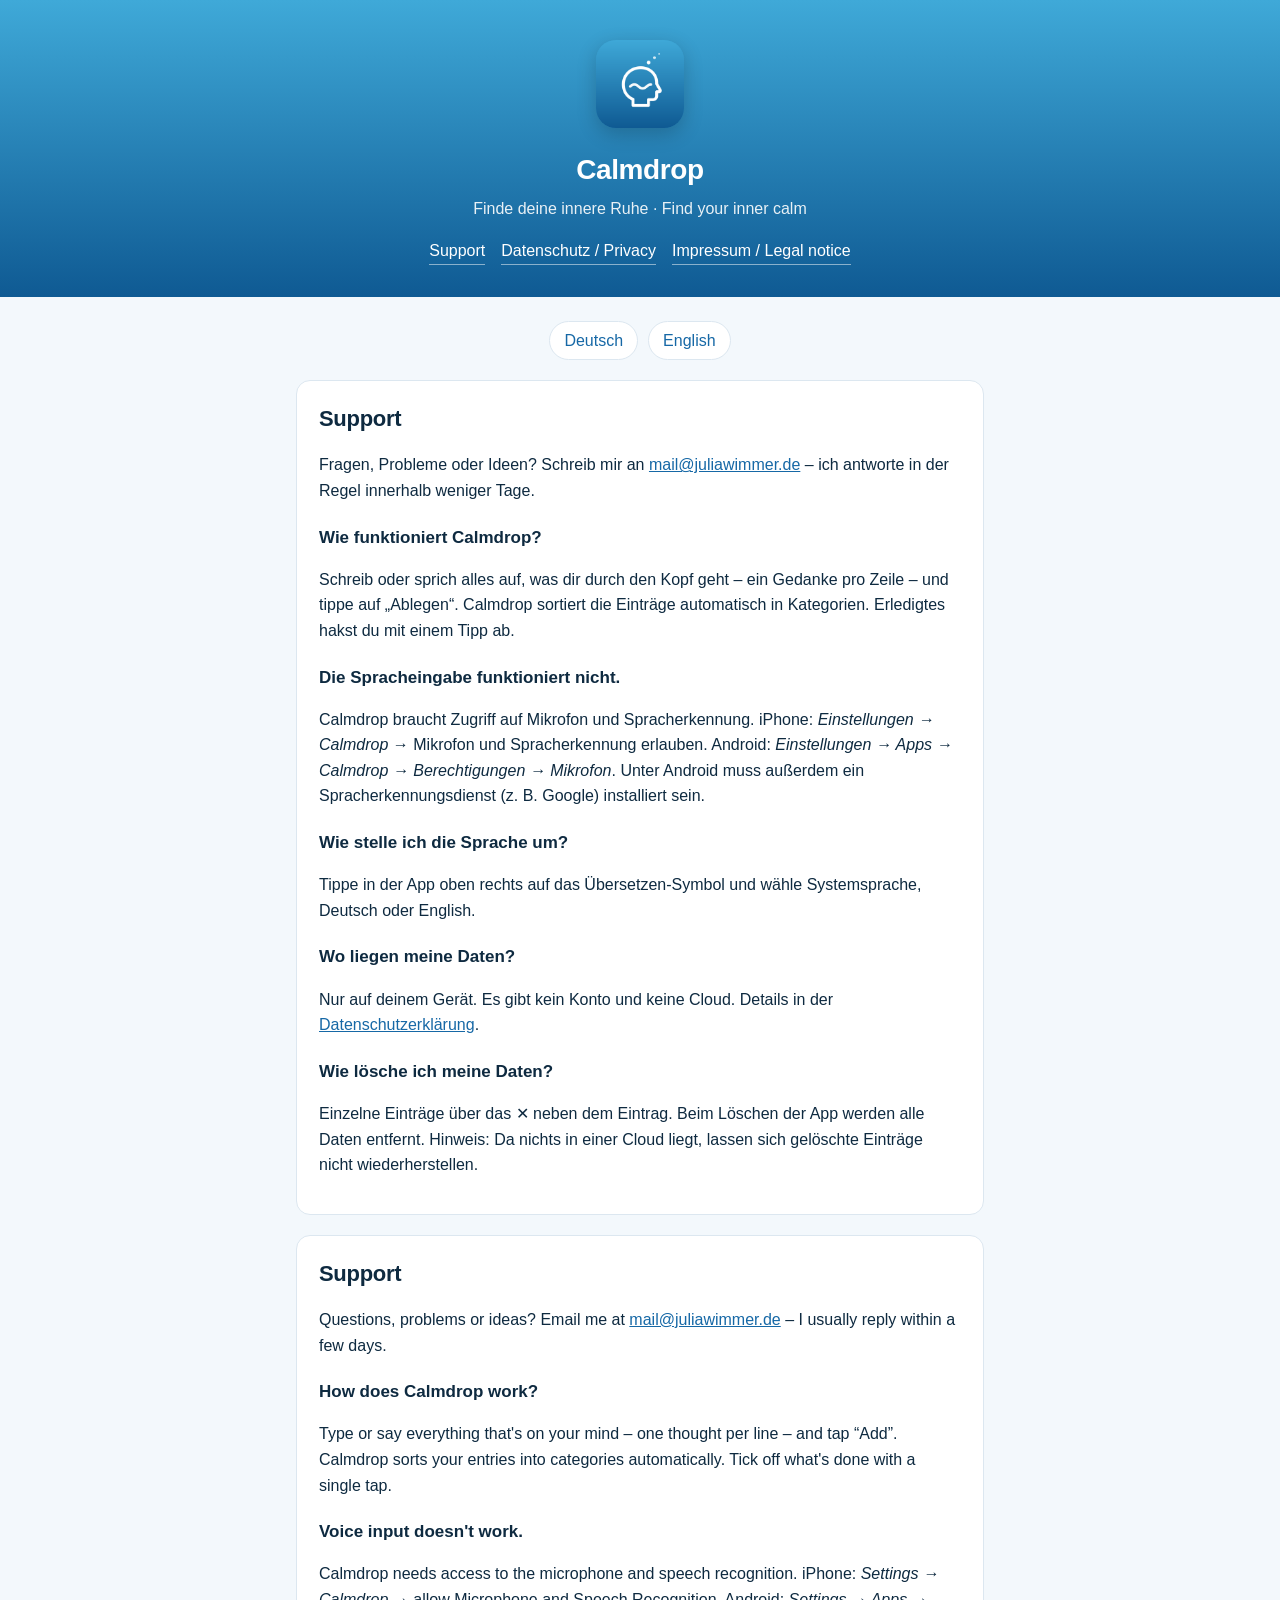
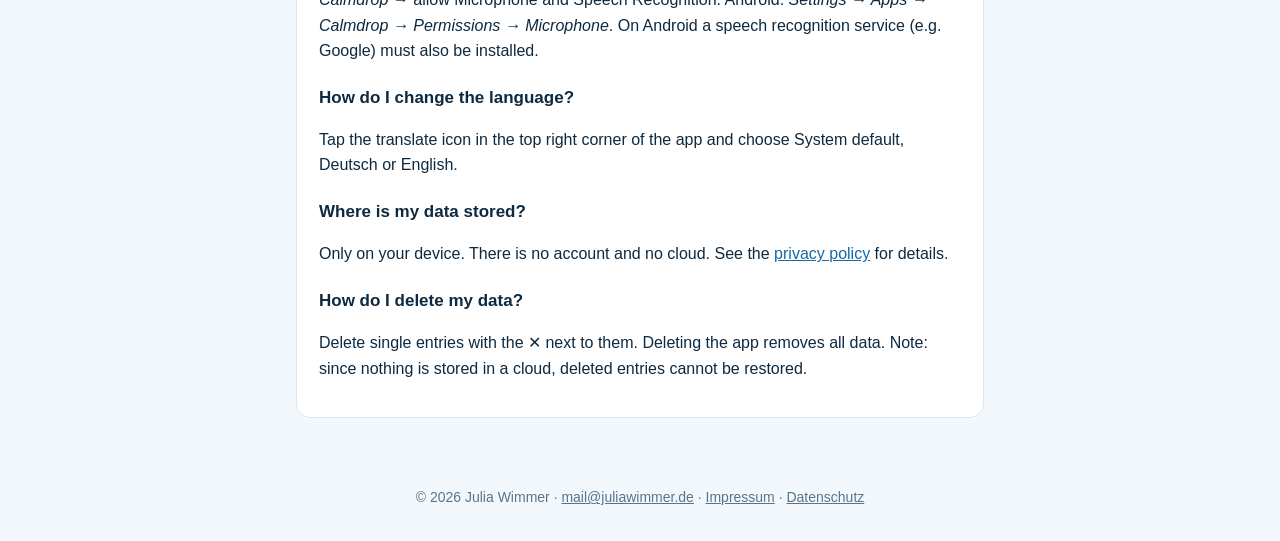
<file: docs/index.html>
<!DOCTYPE html>
<html lang="de">
<head>
<meta charset="utf-8">
<meta name="viewport" content="width=device-width,initial-scale=1">
<title>Calmdrop – Support</title>
<link rel="icon" href="icon.png">
<link rel="stylesheet" href="style.css">
</head>
<body>
<header>
  <img src="icon.png" alt="Calmdrop App-Icon">
  <h1>Calmdrop</h1>
  <p>Finde deine innere Ruhe · Find your inner calm</p>
  <nav><a href="index.html">Support</a><a href="privacy.html">Datenschutz / Privacy</a><a href="impressum.html">Impressum / Legal notice</a></nav>
</header>
<main>
<div class="lang"><a href="#de">Deutsch</a><a href="#en">English</a></div>
<section id="de">
<h2>Support</h2>
<p>Fragen, Probleme oder Ideen? Schreib mir an <a href="mailto:mail@juliawimmer.de?subject=Calmdrop%20Support">mail@juliawimmer.de</a> – ich antworte in der Regel innerhalb weniger Tage.</p>
<h3>Wie funktioniert Calmdrop?</h3>
<p>Schreib oder sprich alles auf, was dir durch den Kopf geht – ein Gedanke pro Zeile – und tippe auf „Ablegen“. Calmdrop sortiert die Einträge automatisch in Kategorien. Erledigtes hakst du mit einem Tipp ab.</p>
<h3>Die Spracheingabe funktioniert nicht.</h3>
<p>Calmdrop braucht Zugriff auf Mikrofon und Spracherkennung. iPhone: <em>Einstellungen → Calmdrop</em> → Mikrofon und Spracherkennung erlauben. Android: <em>Einstellungen → Apps → Calmdrop → Berechtigungen → Mikrofon</em>. Unter Android muss außerdem ein Spracherkennungsdienst (z. B. Google) installiert sein.</p>
<h3>Wie stelle ich die Sprache um?</h3>
<p>Tippe in der App oben rechts auf das Übersetzen-Symbol und wähle Systemsprache, Deutsch oder English.</p>
<h3>Wo liegen meine Daten?</h3>
<p>Nur auf deinem Gerät. Es gibt kein Konto und keine Cloud. Details in der <a href="privacy.html">Datenschutzerklärung</a>.</p>
<h3>Wie lösche ich meine Daten?</h3>
<p>Einzelne Einträge über das ✕ neben dem Eintrag. Beim Löschen der App werden alle Daten entfernt. Hinweis: Da nichts in einer Cloud liegt, lassen sich gelöschte Einträge nicht wiederherstellen.</p>
</section>
<section id="en">
<h2>Support</h2>
<p>Questions, problems or ideas? Email me at <a href="mailto:mail@juliawimmer.de?subject=Calmdrop%20Support">mail@juliawimmer.de</a> – I usually reply within a few days.</p>
<h3>How does Calmdrop work?</h3>
<p>Type or say everything that's on your mind – one thought per line – and tap “Add”. Calmdrop sorts your entries into categories automatically. Tick off what's done with a single tap.</p>
<h3>Voice input doesn't work.</h3>
<p>Calmdrop needs access to the microphone and speech recognition. iPhone: <em>Settings → Calmdrop</em> → allow Microphone and Speech Recognition. Android: <em>Settings → Apps → Calmdrop → Permissions → Microphone</em>. On Android a speech recognition service (e.g. Google) must also be installed.</p>
<h3>How do I change the language?</h3>
<p>Tap the translate icon in the top right corner of the app and choose System default, Deutsch or English.</p>
<h3>Where is my data stored?</h3>
<p>Only on your device. There is no account and no cloud. See the <a href="privacy.html">privacy policy</a> for details.</p>
<h3>How do I delete my data?</h3>
<p>Delete single entries with the ✕ next to them. Deleting the app removes all data. Note: since nothing is stored in a cloud, deleted entries cannot be restored.</p>
</section>
</main>
<footer>© 2026 Julia Wimmer · <a href="mailto:mail@juliawimmer.de">mail@juliawimmer.de</a> · <a href="impressum.html">Impressum</a> · <a href="privacy.html">Datenschutz</a></footer>
</body>
</html>
</file>
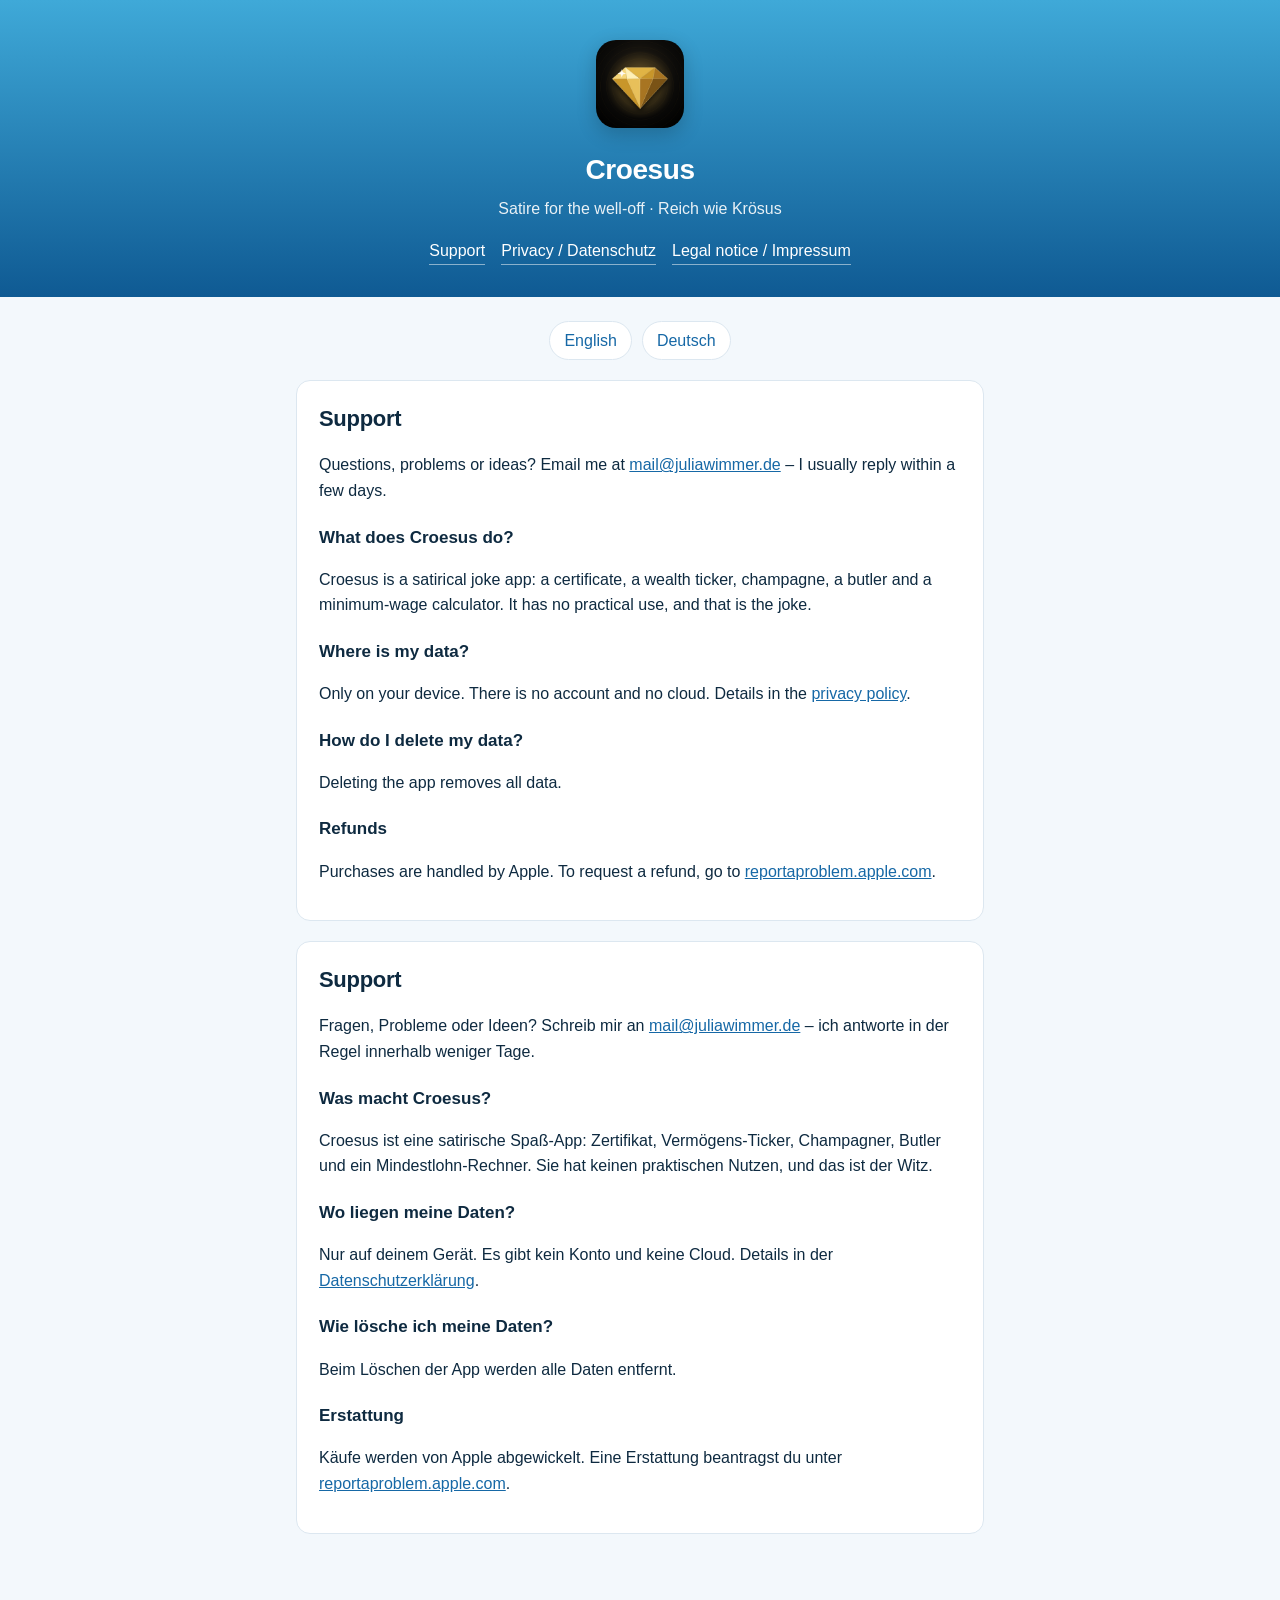
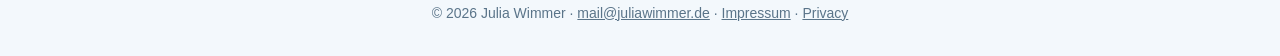
<file: docs/croesus/index.html>
<!DOCTYPE html>
<html lang="en">
<head>
<meta charset="utf-8">
<meta name="viewport" content="width=device-width,initial-scale=1">
<title>Croesus – Support</title>
<link rel="icon" href="icon.png">
<link rel="stylesheet" href="../style.css">
</head>
<body>
<header>
  <img src="icon.png" alt="Croesus app icon">
  <h1>Croesus</h1>
  <p>Satire for the well-off · Reich wie Krösus</p>
  <nav><a href="index.html">Support</a><a href="privacy.html">Privacy / Datenschutz</a><a href="impressum.html">Legal notice / Impressum</a></nav>
</header>
<main>
<div class="lang"><a href="#en">English</a><a href="#de">Deutsch</a></div>
<section id="en">
<h2>Support</h2>
<p>Questions, problems or ideas? Email me at <a href="mailto:mail@juliawimmer.de?subject=Croesus%20Support">mail@juliawimmer.de</a> – I usually reply within a few days.</p>
<h3>What does Croesus do?</h3>
<p>Croesus is a satirical joke app: a certificate, a wealth ticker, champagne, a butler and a minimum-wage calculator. It has no practical use, and that is the joke.</p>
<h3>Where is my data?</h3>
<p>Only on your device. There is no account and no cloud. Details in the <a href="privacy.html">privacy policy</a>.</p>
<h3>How do I delete my data?</h3>
<p>Deleting the app removes all data.</p>
<h3>Refunds</h3>
<p>Purchases are handled by Apple. To request a refund, go to <a href="https://reportaproblem.apple.com">reportaproblem.apple.com</a>.</p>
</section>
<section id="de">
<h2>Support</h2>
<p>Fragen, Probleme oder Ideen? Schreib mir an <a href="mailto:mail@juliawimmer.de?subject=Croesus%20Support">mail@juliawimmer.de</a> – ich antworte in der Regel innerhalb weniger Tage.</p>
<h3>Was macht Croesus?</h3>
<p>Croesus ist eine satirische Spaß-App: Zertifikat, Vermögens-Ticker, Champagner, Butler und ein Mindestlohn-Rechner. Sie hat keinen praktischen Nutzen, und das ist der Witz.</p>
<h3>Wo liegen meine Daten?</h3>
<p>Nur auf deinem Gerät. Es gibt kein Konto und keine Cloud. Details in der <a href="privacy.html">Datenschutzerklärung</a>.</p>
<h3>Wie lösche ich meine Daten?</h3>
<p>Beim Löschen der App werden alle Daten entfernt.</p>
<h3>Erstattung</h3>
<p>Käufe werden von Apple abgewickelt. Eine Erstattung beantragst du unter <a href="https://reportaproblem.apple.com">reportaproblem.apple.com</a>.</p>
</section>
</main>
<footer>© 2026 Julia Wimmer · <a href="mailto:mail@juliawimmer.de">mail@juliawimmer.de</a> · <a href="impressum.html">Impressum</a> · <a href="privacy.html">Privacy</a></footer>
</body>
</html>
</file>
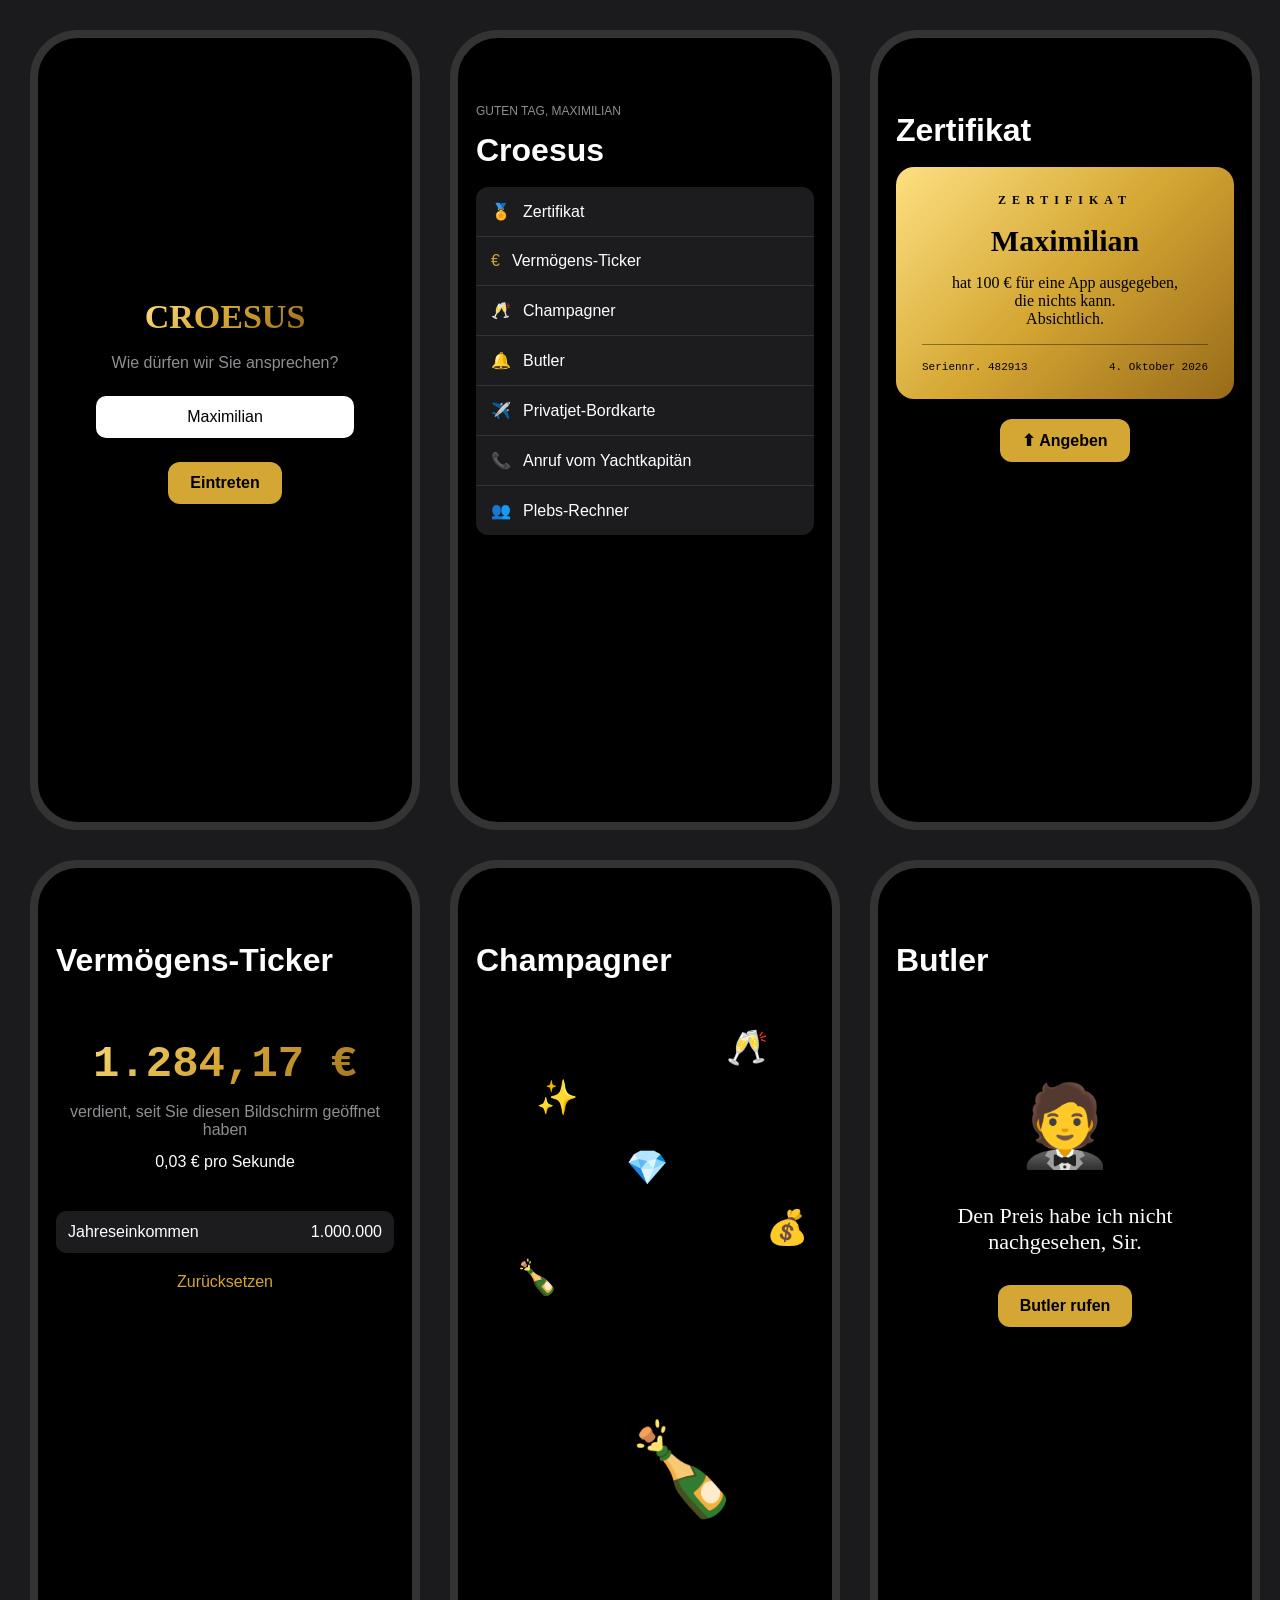
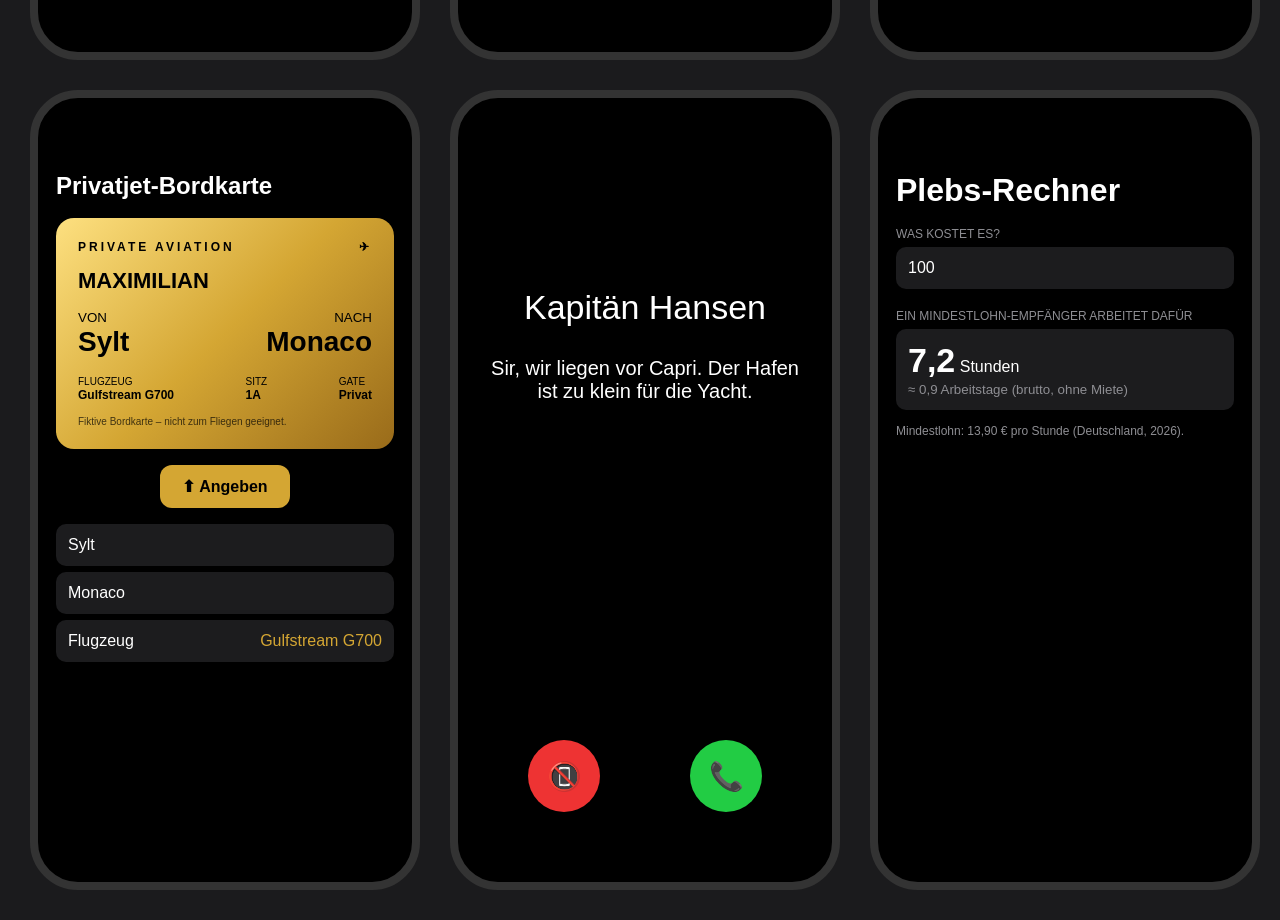
<file: Plutokrat/mockups/index.html>
<!doctype html><meta charset=utf-8><style>
*{box-sizing:border-box;margin:0}body{background:#1b1b1d;font-family:-apple-system,Helvetica,Arial,sans-serif;color:#fff;padding:30px;display:flex;flex-wrap:wrap;gap:30px;width:1300px}
.phone{width:390px;height:800px;background:#000;border-radius:48px;border:8px solid #333;overflow:hidden;position:relative;padding:60px 18px 18px}
.phone:before{content:"";position:absolute;top:10px;left:50%;margin-left:-55px;width:110px;height:28px;background:#000;border-radius:20px;z-index:2}
h1{font-size:32px;font-weight:700;margin:14px 0 18px}.g{background:linear-gradient(135deg,#fde080,#d4a633,#996b1a);color:#000}
.gt{background:linear-gradient(135deg,#fde080,#d4a633,#996b1a);-webkit-background-clip:text;color:transparent}
.card{border-radius:18px;padding:26px;text-align:center}.serif{font-family:Georgia,serif}.c{text-align:center}
.list div{background:#1c1c1e;padding:15px;border-bottom:1px solid #333;color:#fff}.list div:first-child{border-radius:12px 12px 0 0}.list div:last-child{border-radius:0 0 12px 12px;border:0}
.list span{color:#d4a633;margin-right:12px}.btn{background:#d4a633;color:#000;border-radius:12px;padding:12px 22px;display:inline-block;font-weight:600}
.cap{font-size:12px;color:#8e8e93;text-transform:uppercase;margin:6px 0}.in{background:#1c1c1e;border-radius:10px;padding:12px;margin:6px 0}
.big{font-size:80px}.mono{font-family:Menlo,monospace}.row{display:flex;justify-content:space-between}
</style>
<div class=phone><h1 class=c style="margin-top:200px;font:900 34px Georgia" ><span class=gt>CROESUS</span></h1><p class=c style="color:#8e8e93">Wie dürfen wir Sie ansprechen?</p><div class=in style="margin:24px 40px;text-align:center;background:#fff;color:#000">Maximilian</div><p class=c><span class=btn>Eintreten</span></p></div>
<div class=phone><div class=cap>Guten Tag, Maximilian</div><h1>Croesus</h1><div class=list><div><span>🏅</span>Zertifikat</div><div><span>€</span>Vermögens-Ticker</div><div><span>🥂</span>Champagner</div><div><span>🔔</span>Butler</div><div><span>✈️</span>Privatjet-Bordkarte</div><div><span>📞</span>Anruf vom Yachtkapitän</div><div><span>👥</span>Plebs-Rechner</div></div></div>
<div class=phone><h1>Zertifikat</h1><div class="card g serif"><div style="letter-spacing:6px;font-size:12px;font-weight:600">ZERTIFIKAT</div><div style="font-size:30px;font-weight:700;margin:16px 0">Maximilian</div><div>hat 100 € für eine App ausgegeben,<br>die nichts kann.<br>Absichtlich.</div><hr style="border:0;border-top:1px solid #0006;margin:16px 0"><div class="row mono" style="font-size:11px"><span>Seriennr. 482913</span><span>4. Oktober 2026</span></div></div><p class=c style="margin-top:20px"><span class=btn>⬆ Angeben</span></p></div>
<div class=phone><h1>Vermögens-Ticker</h1><div class=c style="margin-top:60px"><div class="mono gt" style="font-size:44px;font-weight:700">1.284,17 €</div><p style="color:#8e8e93;margin:14px 0">verdient, seit Sie diesen Bildschirm geöffnet haben</p><p>0,03 € pro Sekunde</p></div><div class="in row" style="margin-top:40px"><span>Jahreseinkommen</span><span>1.000.000</span></div><p class=c style="margin-top:20px;color:#d4a633">Zurücksetzen</p></div>
<div class=phone><h1>Champagner</h1><div class=c style="position:relative;height:600px"><span style="position:absolute;left:60px;top:80px;font-size:34px">✨</span><span style="position:absolute;left:250px;top:30px;font-size:34px">🥂</span><span style="position:absolute;left:150px;top:150px;font-size:34px">💎</span><span style="position:absolute;left:290px;top:210px;font-size:34px">💰</span><span style="position:absolute;left:40px;top:260px;font-size:34px">🍾</span><span style="position:absolute;left:150px;top:420px;font-size:90px">🍾</span></div></div>
<div class=phone><h1>Butler</h1><div class=c style="margin-top:100px"><div class=big>🤵</div><p class=serif style="font-size:22px;margin:30px 10px">Den Preis habe ich nicht nachgesehen, Sir.</p><span class=btn>Butler rufen</span></div></div>
<div class=phone><h1 style="font-size:24px">Privatjet-Bordkarte</h1><div class="card g" style="text-align:left;padding:22px"><div class=row style="font-size:12px;font-weight:700;letter-spacing:3px"><span>PRIVATE AVIATION</span><span>✈</span></div><div style="font-size:22px;font-weight:700;margin:14px 0">MAXIMILIAN</div><div class=row><div><small>VON</small><div style="font-size:28px;font-weight:800">Sylt</div></div><div style="text-align:right"><small>NACH</small><div style="font-size:28px;font-weight:800">Monaco</div></div></div><div class=row style="margin-top:16px;font-size:12px"><div><small>FLUGZEUG</small><br><b>Gulfstream G700</b></div><div><small>SITZ</small><br><b>1A</b></div><div><small>GATE</small><br><b>Privat</b></div></div><div style="font-size:10px;margin-top:14px;opacity:.7">Fiktive Bordkarte – nicht zum Fliegen geeignet.</div></div><p class=c style="margin:16px"><span class=btn>⬆ Angeben</span></p><div class=in>Sylt</div><div class=in>Monaco</div><div class="in row"><span>Flugzeug</span><span style="color:#d4a633">Gulfstream G700</span></div></div>
<div class=phone style="background:#000"><div class=c style="margin-top:130px"><div style="font-size:34px">Kapitän Hansen</div><p style="margin:30px 10px;font-size:20px">Sir, wir liegen vor Capri. Der Hafen ist zu klein für die Yacht.</p></div><div class=row style="position:absolute;bottom:70px;left:70px;right:70px"><span style="width:72px;height:72px;background:#e33;border-radius:50%;display:flex;align-items:center;justify-content:center;font-size:28px">📵</span><span style="width:72px;height:72px;background:#2c4;border-radius:50%;display:flex;align-items:center;justify-content:center;font-size:28px">📞</span></div></div>
<div class=phone><h1>Plebs-Rechner</h1><div class=cap>Was kostet es?</div><div class=in>100</div><div class=cap style="margin-top:20px">Ein Mindestlohn-Empfänger arbeitet dafür</div><div class=in><b style="font-size:34px">7,2</b> Stunden<br><small style="color:#8e8e93">≈ 0,9 Arbeitstage (brutto, ohne Miete)</small></div><p style="font-size:12px;margin-top:14px;color:#8e8e93">Mindestlohn: 13,90 € pro Stunde (Deutschland, 2026).</p></div>
</file>
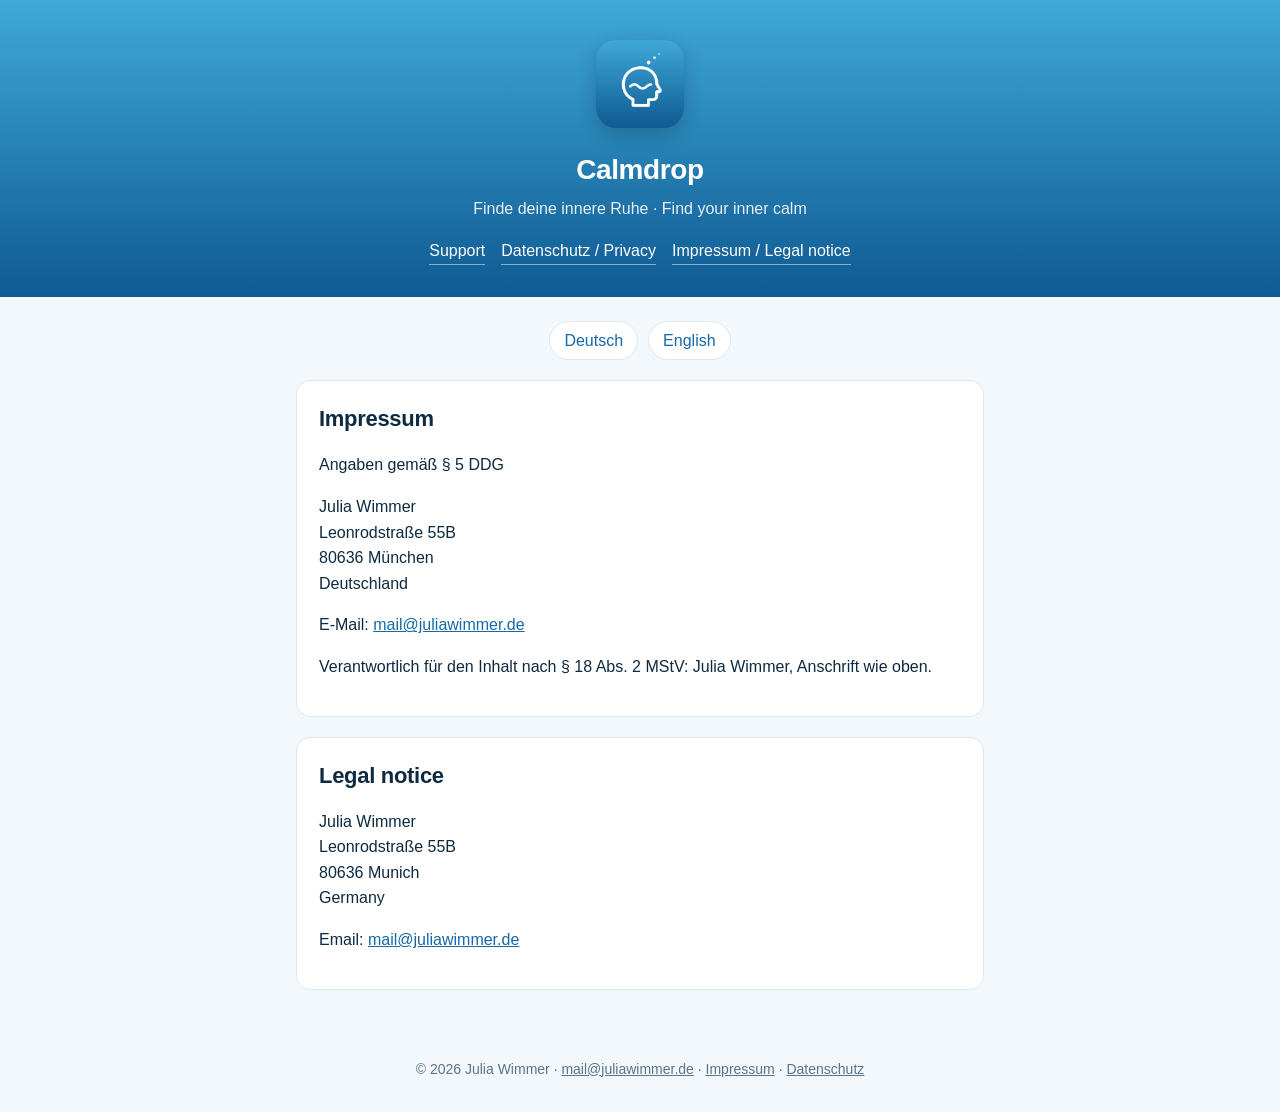
<file: docs/impressum.html>
<!DOCTYPE html>
<html lang="de">
<head>
<meta charset="utf-8">
<meta name="viewport" content="width=device-width,initial-scale=1">
<title>Calmdrop – Impressum</title>
<link rel="icon" href="icon.png">
<link rel="stylesheet" href="style.css">
</head>
<body>
<header>
  <img src="icon.png" alt="Calmdrop App-Icon">
  <h1>Calmdrop</h1>
  <p>Finde deine innere Ruhe · Find your inner calm</p>
  <nav><a href="index.html">Support</a><a href="privacy.html">Datenschutz / Privacy</a><a href="impressum.html">Impressum / Legal notice</a></nav>
</header>
<main>
<div class="lang"><a href="#de">Deutsch</a><a href="#en">English</a></div>
<section id="de">
<h2>Impressum</h2>
<p>Angaben gemäß § 5 DDG</p>
<p>Julia Wimmer<br>Leonrodstraße 55B<br>80636 München<br>Deutschland</p>
<p>E-Mail: <a href="mailto:mail@juliawimmer.de">mail@juliawimmer.de</a></p>
<p>Verantwortlich für den Inhalt nach § 18 Abs. 2 MStV: Julia Wimmer, Anschrift wie oben.</p>
</section>
<section id="en">
<h2>Legal notice</h2>
<p>Julia Wimmer<br>Leonrodstraße 55B<br>80636 Munich<br>Germany</p>
<p>Email: <a href="mailto:mail@juliawimmer.de">mail@juliawimmer.de</a></p>
</section>
</main>
<footer>© 2026 Julia Wimmer · <a href="mailto:mail@juliawimmer.de">mail@juliawimmer.de</a> · <a href="impressum.html">Impressum</a> · <a href="privacy.html">Datenschutz</a></footer>
</body>
</html>
</file>
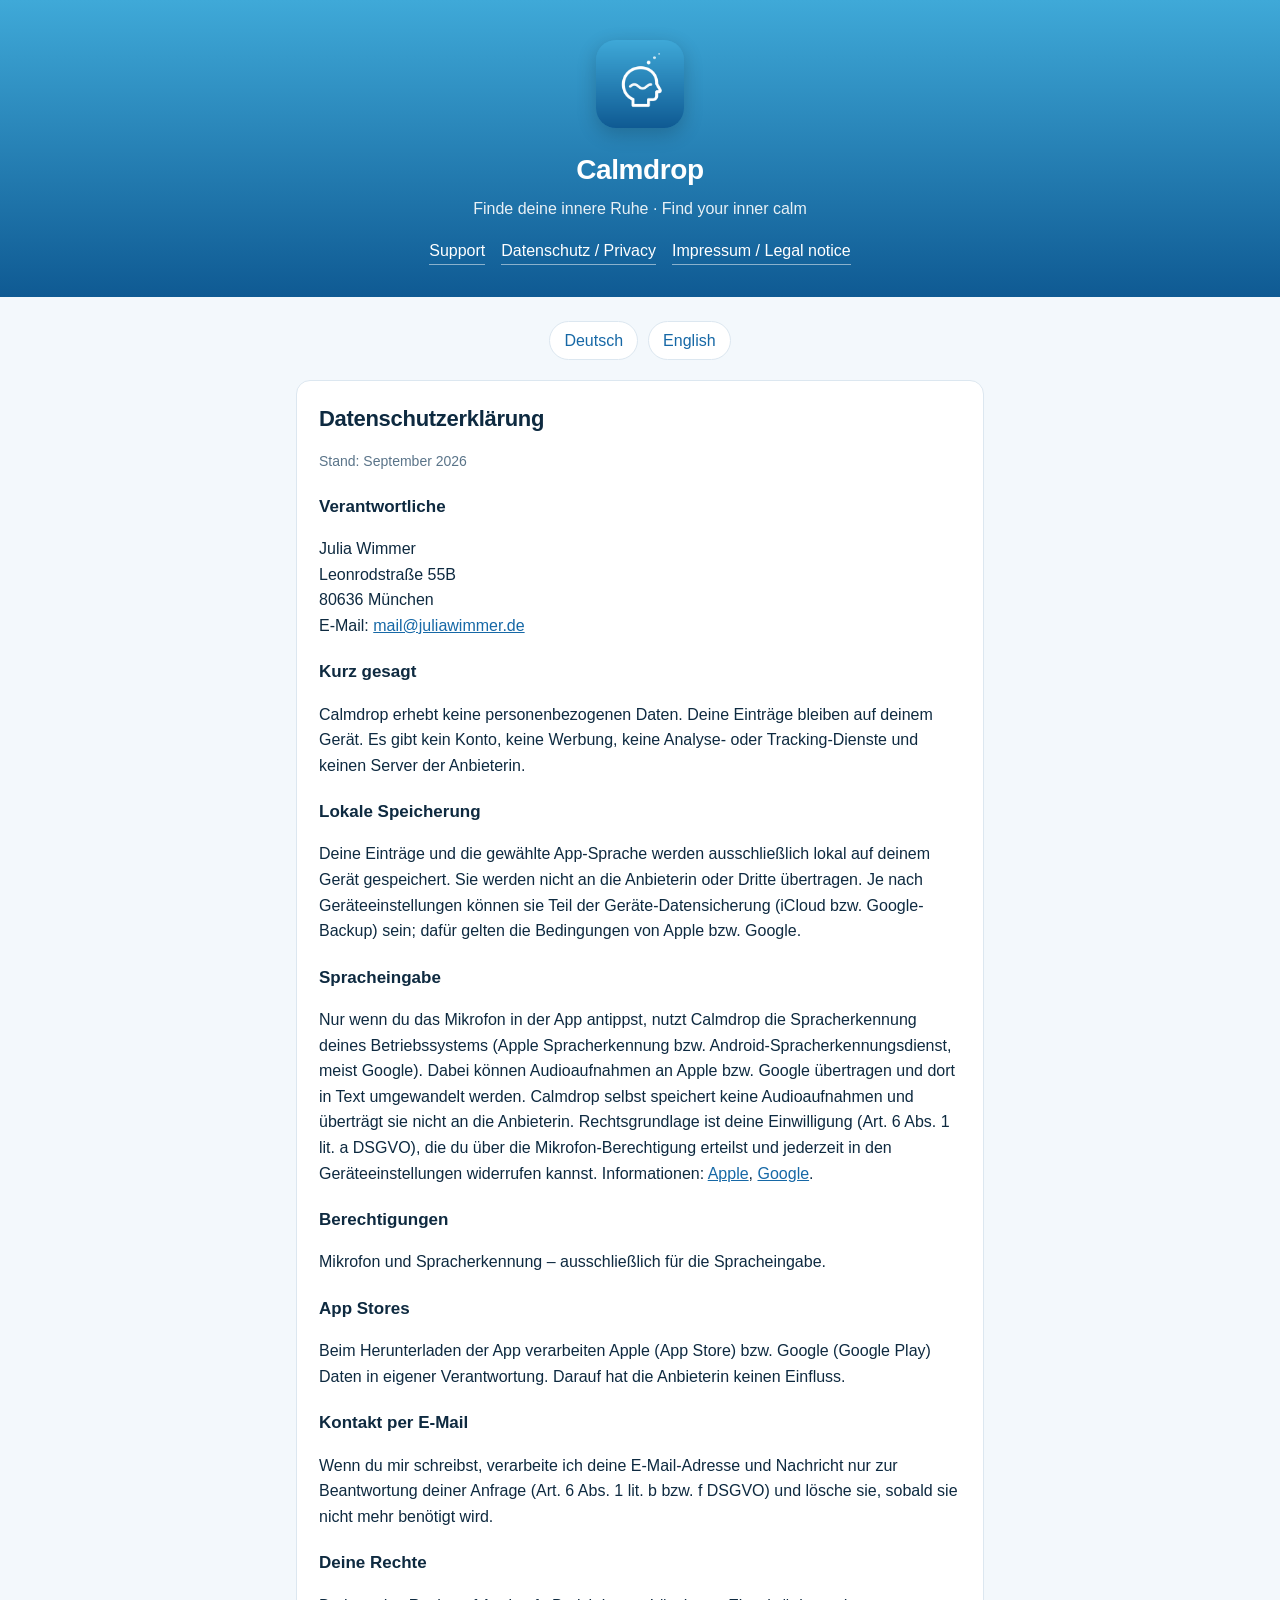
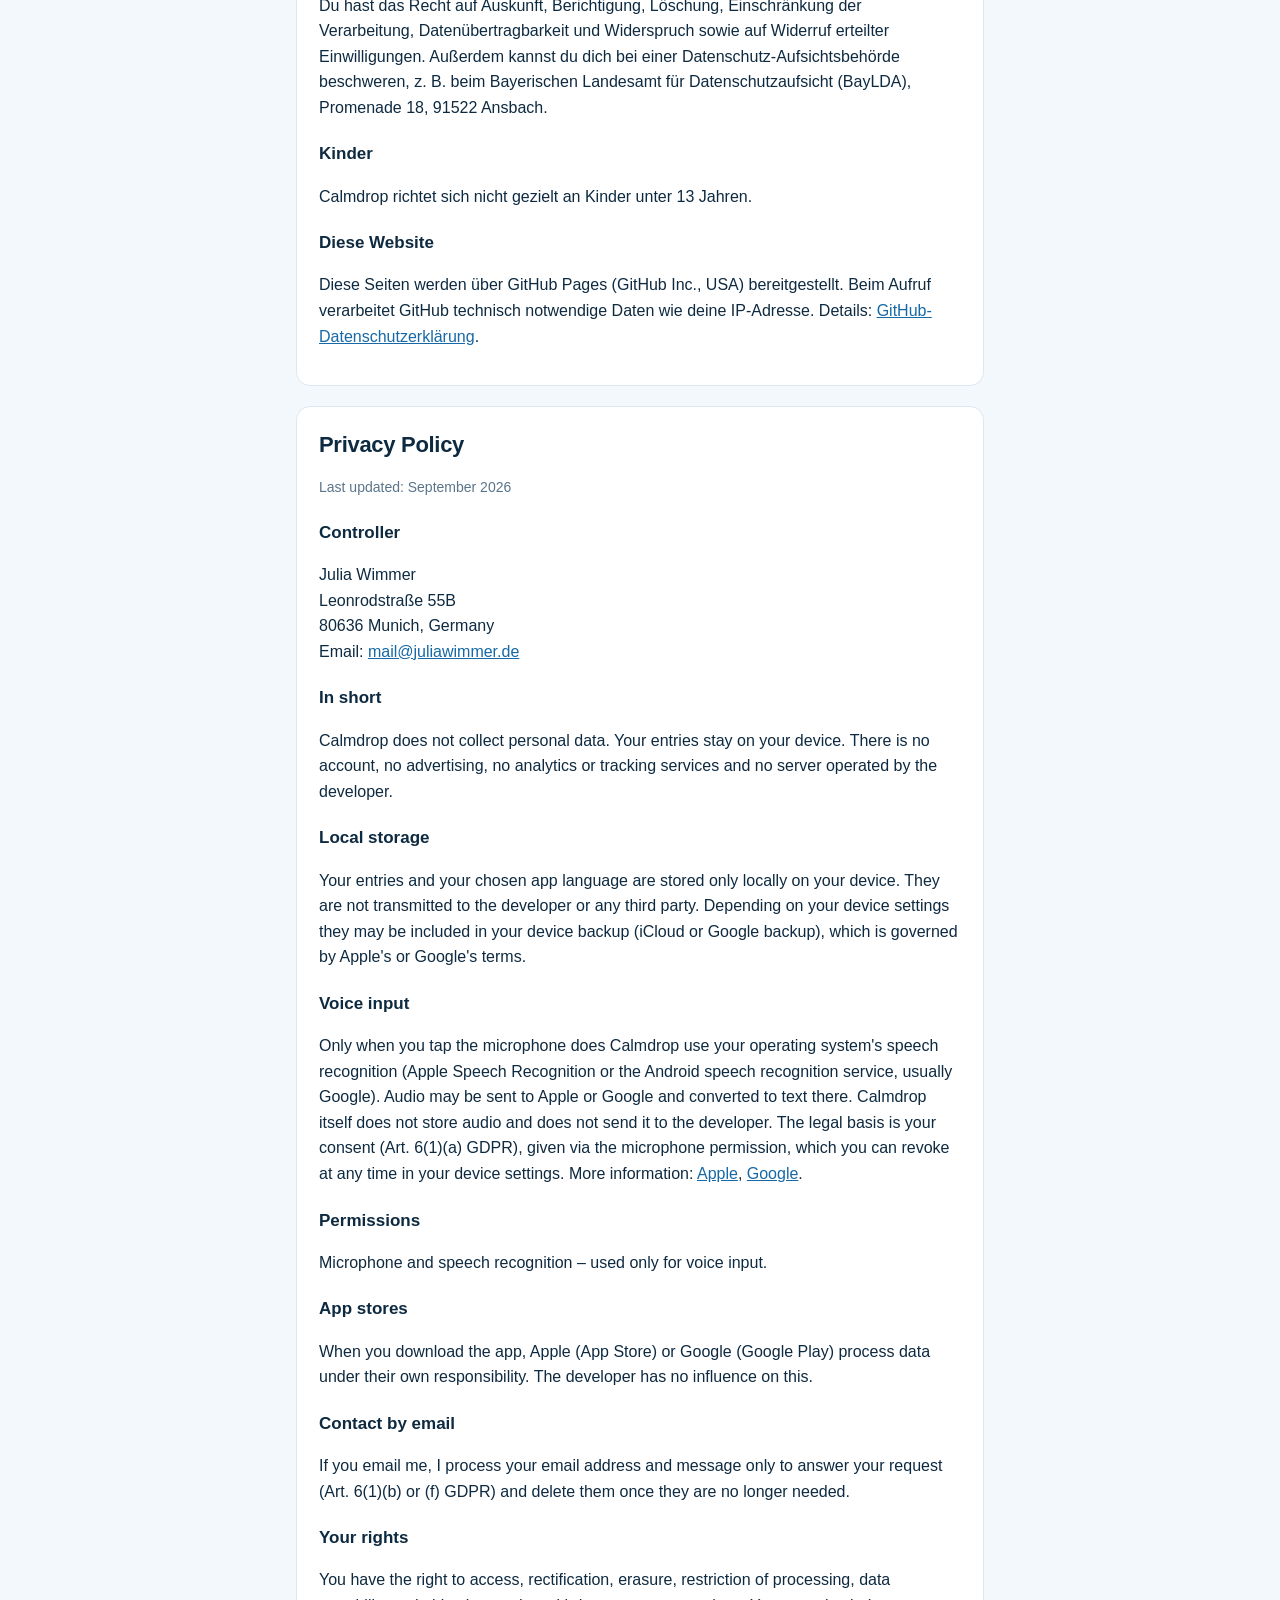
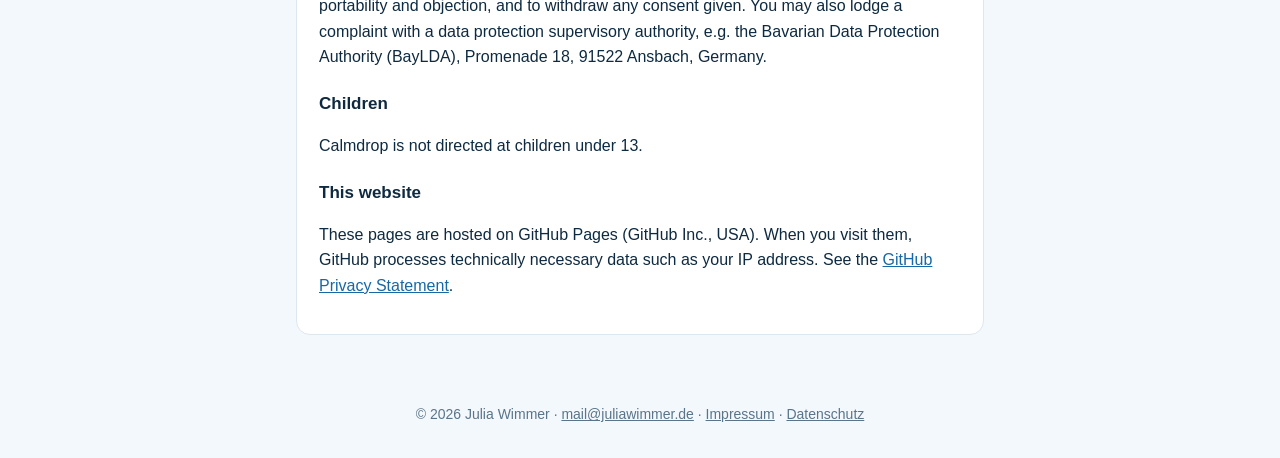
<file: docs/privacy.html>
<!DOCTYPE html>
<html lang="de">
<head>
<meta charset="utf-8">
<meta name="viewport" content="width=device-width,initial-scale=1">
<title>Calmdrop – Datenschutz / Privacy</title>
<link rel="icon" href="icon.png">
<link rel="stylesheet" href="style.css">
</head>
<body>
<header>
  <img src="icon.png" alt="Calmdrop App-Icon">
  <h1>Calmdrop</h1>
  <p>Finde deine innere Ruhe · Find your inner calm</p>
  <nav><a href="index.html">Support</a><a href="privacy.html">Datenschutz / Privacy</a><a href="impressum.html">Impressum / Legal notice</a></nav>
</header>
<main>
<div class="lang"><a href="#de">Deutsch</a><a href="#en">English</a></div>
<section id="de">
<h2>Datenschutzerklärung</h2>
<p class="muted">Stand: September 2026</p>
<h3>Verantwortliche</h3>
<p>Julia Wimmer<br>Leonrodstraße 55B<br>80636 München<br>E-Mail: <a href="mailto:mail@juliawimmer.de">mail@juliawimmer.de</a></p>
<h3>Kurz gesagt</h3>
<p>Calmdrop erhebt keine personenbezogenen Daten. Deine Einträge bleiben auf deinem Gerät. Es gibt kein Konto, keine Werbung, keine Analyse- oder Tracking-Dienste und keinen Server der Anbieterin.</p>
<h3>Lokale Speicherung</h3>
<p>Deine Einträge und die gewählte App-Sprache werden ausschließlich lokal auf deinem Gerät gespeichert. Sie werden nicht an die Anbieterin oder Dritte übertragen. Je nach Geräteeinstellungen können sie Teil der Geräte-Datensicherung (iCloud bzw. Google-Backup) sein; dafür gelten die Bedingungen von Apple bzw. Google.</p>
<h3>Spracheingabe</h3>
<p>Nur wenn du das Mikrofon in der App antippst, nutzt Calmdrop die Spracherkennung deines Betriebssystems (Apple Spracherkennung bzw. Android-Spracherkennungsdienst, meist Google). Dabei können Audioaufnahmen an Apple bzw. Google übertragen und dort in Text umgewandelt werden. Calmdrop selbst speichert keine Audioaufnahmen und überträgt sie nicht an die Anbieterin. Rechtsgrundlage ist deine Einwilligung (Art. 6 Abs. 1 lit. a DSGVO), die du über die Mikrofon-Berechtigung erteilst und jederzeit in den Geräteeinstellungen widerrufen kannst. Informationen: <a href="https://www.apple.com/de/legal/privacy/">Apple</a>, <a href="https://policies.google.com/privacy?hl=de">Google</a>.</p>
<h3>Berechtigungen</h3>
<p>Mikrofon und Spracherkennung – ausschließlich für die Spracheingabe.</p>
<h3>App Stores</h3>
<p>Beim Herunterladen der App verarbeiten Apple (App Store) bzw. Google (Google Play) Daten in eigener Verantwortung. Darauf hat die Anbieterin keinen Einfluss.</p>
<h3>Kontakt per E-Mail</h3>
<p>Wenn du mir schreibst, verarbeite ich deine E-Mail-Adresse und Nachricht nur zur Beantwortung deiner Anfrage (Art. 6 Abs. 1 lit. b bzw. f DSGVO) und lösche sie, sobald sie nicht mehr benötigt wird.</p>
<h3>Deine Rechte</h3>
<p>Du hast das Recht auf Auskunft, Berichtigung, Löschung, Einschränkung der Verarbeitung, Datenübertragbarkeit und Widerspruch sowie auf Widerruf erteilter Einwilligungen. Außerdem kannst du dich bei einer Datenschutz-Aufsichtsbehörde beschweren, z. B. beim Bayerischen Landesamt für Datenschutzaufsicht (BayLDA), Promenade 18, 91522 Ansbach.</p>
<h3>Kinder</h3>
<p>Calmdrop richtet sich nicht gezielt an Kinder unter 13 Jahren.</p>
<h3>Diese Website</h3>
<p>Diese Seiten werden über GitHub Pages (GitHub Inc., USA) bereitgestellt. Beim Aufruf verarbeitet GitHub technisch notwendige Daten wie deine IP-Adresse. Details: <a href="https://docs.github.com/de/site-policy/privacy-policies/github-general-privacy-statement">GitHub-Datenschutzerklärung</a>.</p>
</section>
<section id="en">
<h2>Privacy Policy</h2>
<p class="muted">Last updated: September 2026</p>
<h3>Controller</h3>
<p>Julia Wimmer<br>Leonrodstraße 55B<br>80636 Munich, Germany<br>Email: <a href="mailto:mail@juliawimmer.de">mail@juliawimmer.de</a></p>
<h3>In short</h3>
<p>Calmdrop does not collect personal data. Your entries stay on your device. There is no account, no advertising, no analytics or tracking services and no server operated by the developer.</p>
<h3>Local storage</h3>
<p>Your entries and your chosen app language are stored only locally on your device. They are not transmitted to the developer or any third party. Depending on your device settings they may be included in your device backup (iCloud or Google backup), which is governed by Apple's or Google's terms.</p>
<h3>Voice input</h3>
<p>Only when you tap the microphone does Calmdrop use your operating system's speech recognition (Apple Speech Recognition or the Android speech recognition service, usually Google). Audio may be sent to Apple or Google and converted to text there. Calmdrop itself does not store audio and does not send it to the developer. The legal basis is your consent (Art. 6(1)(a) GDPR), given via the microphone permission, which you can revoke at any time in your device settings. More information: <a href="https://www.apple.com/legal/privacy/">Apple</a>, <a href="https://policies.google.com/privacy">Google</a>.</p>
<h3>Permissions</h3>
<p>Microphone and speech recognition – used only for voice input.</p>
<h3>App stores</h3>
<p>When you download the app, Apple (App Store) or Google (Google Play) process data under their own responsibility. The developer has no influence on this.</p>
<h3>Contact by email</h3>
<p>If you email me, I process your email address and message only to answer your request (Art. 6(1)(b) or (f) GDPR) and delete them once they are no longer needed.</p>
<h3>Your rights</h3>
<p>You have the right to access, rectification, erasure, restriction of processing, data portability and objection, and to withdraw any consent given. You may also lodge a complaint with a data protection supervisory authority, e.g. the Bavarian Data Protection Authority (BayLDA), Promenade 18, 91522 Ansbach, Germany.</p>
<h3>Children</h3>
<p>Calmdrop is not directed at children under 13.</p>
<h3>This website</h3>
<p>These pages are hosted on GitHub Pages (GitHub Inc., USA). When you visit them, GitHub processes technically necessary data such as your IP address. See the <a href="https://docs.github.com/en/site-policy/privacy-policies/github-general-privacy-statement">GitHub Privacy Statement</a>.</p>
</section>
</main>
<footer>© 2026 Julia Wimmer · <a href="mailto:mail@juliawimmer.de">mail@juliawimmer.de</a> · <a href="impressum.html">Impressum</a> · <a href="privacy.html">Datenschutz</a></footer>
</body>
</html>
</file>
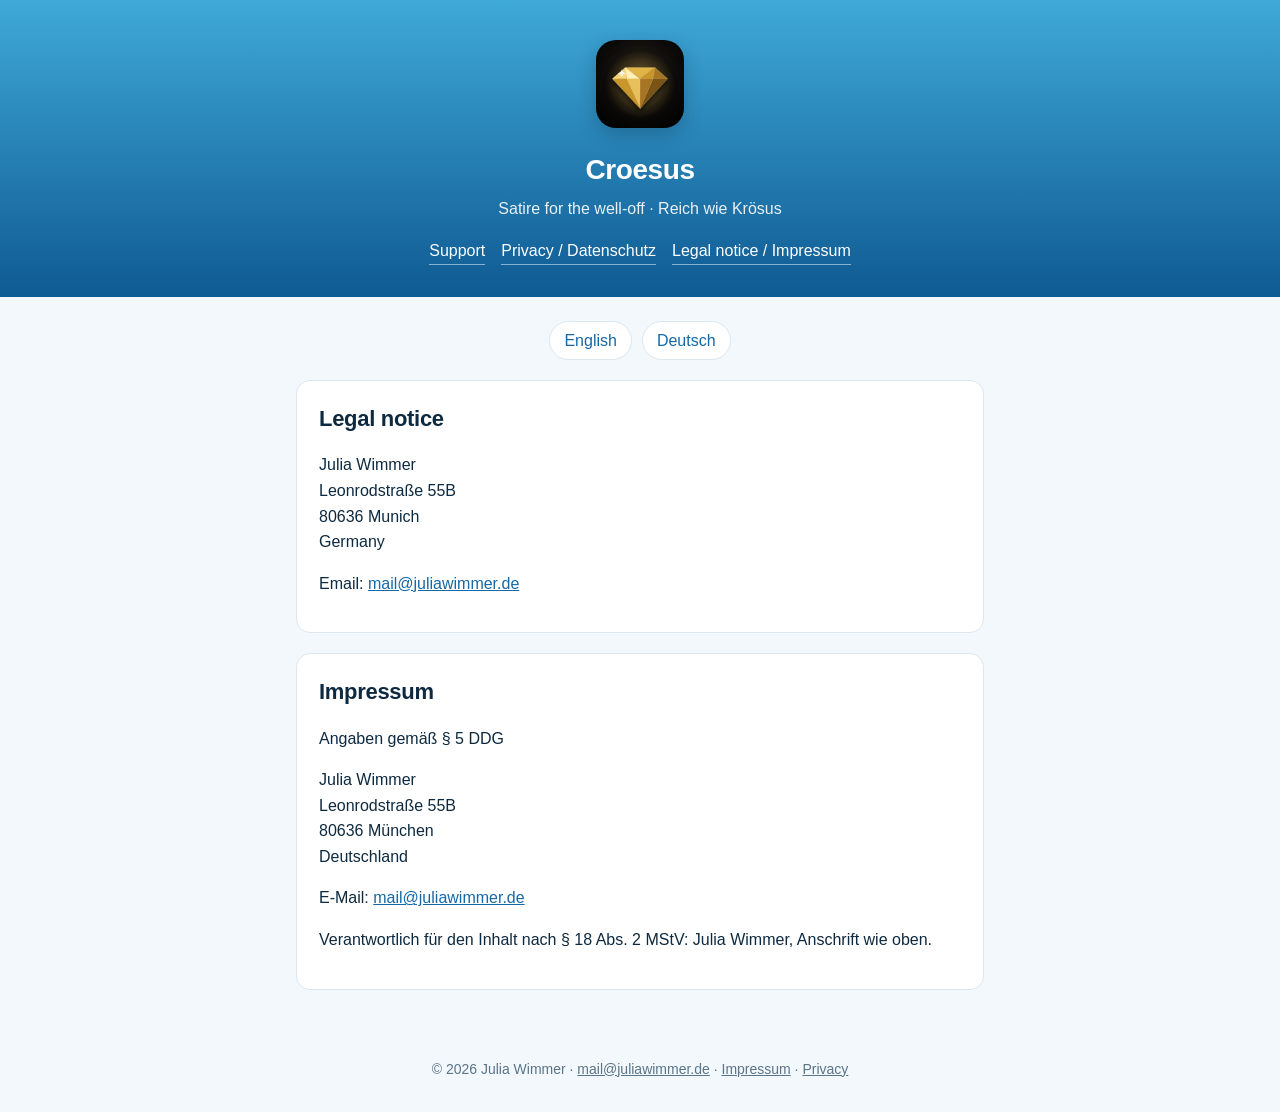
<file: docs/croesus/impressum.html>
<!DOCTYPE html>
<html lang="en">
<head>
<meta charset="utf-8">
<meta name="viewport" content="width=device-width,initial-scale=1">
<title>Croesus – Legal notice / Impressum</title>
<link rel="icon" href="icon.png">
<link rel="stylesheet" href="../style.css">
</head>
<body>
<header>
  <img src="icon.png" alt="Croesus app icon">
  <h1>Croesus</h1>
  <p>Satire for the well-off · Reich wie Krösus</p>
  <nav><a href="index.html">Support</a><a href="privacy.html">Privacy / Datenschutz</a><a href="impressum.html">Legal notice / Impressum</a></nav>
</header>
<main>
<div class="lang"><a href="#en">English</a><a href="#de">Deutsch</a></div>
<section id="en">
<h2>Legal notice</h2>
<p>Julia Wimmer<br>Leonrodstraße 55B<br>80636 Munich<br>Germany</p>
<p>Email: <a href="mailto:mail@juliawimmer.de">mail@juliawimmer.de</a></p>
</section>
<section id="de">
<h2>Impressum</h2>
<p>Angaben gemäß § 5 DDG</p>
<p>Julia Wimmer<br>Leonrodstraße 55B<br>80636 München<br>Deutschland</p>
<p>E-Mail: <a href="mailto:mail@juliawimmer.de">mail@juliawimmer.de</a></p>
<p>Verantwortlich für den Inhalt nach § 18 Abs. 2 MStV: Julia Wimmer, Anschrift wie oben.</p>
</section>
</main>
<footer>© 2026 Julia Wimmer · <a href="mailto:mail@juliawimmer.de">mail@juliawimmer.de</a> · <a href="impressum.html">Impressum</a> · <a href="privacy.html">Privacy</a></footer>
</body>
</html>
</file>
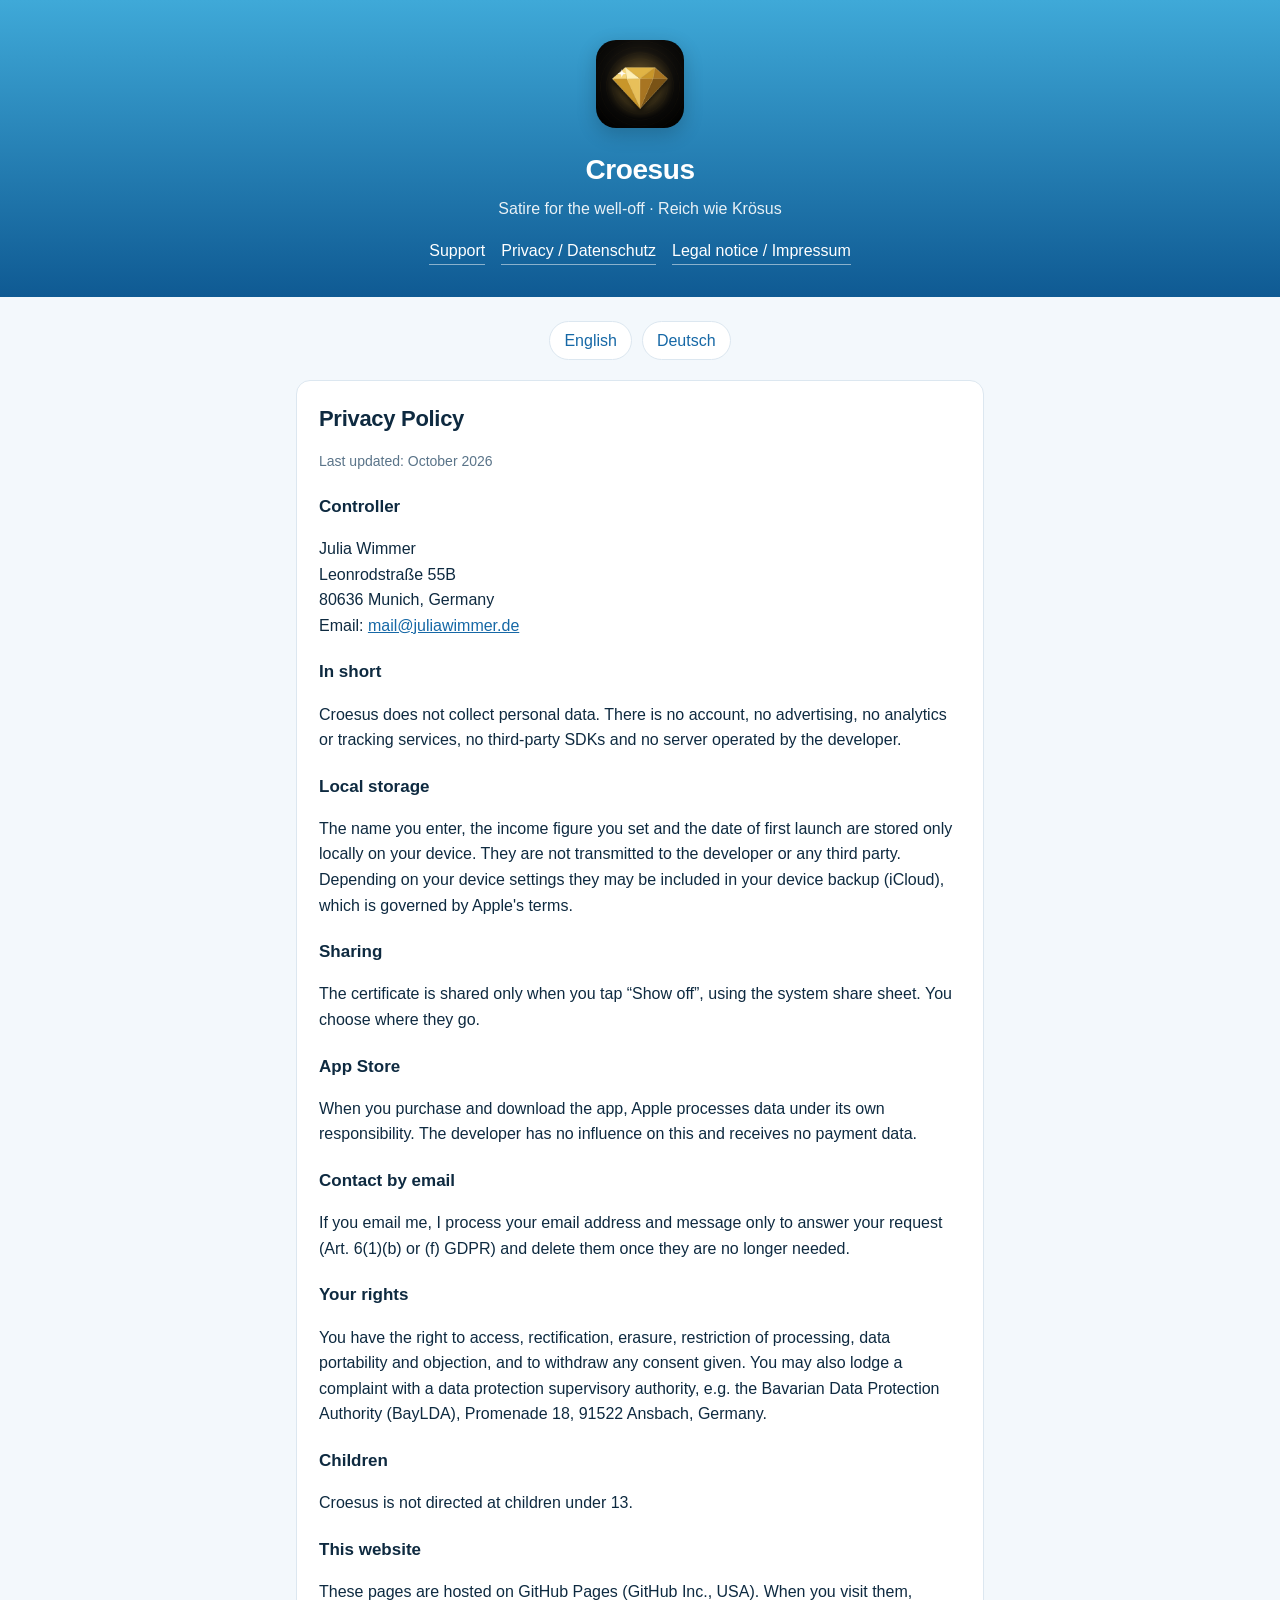
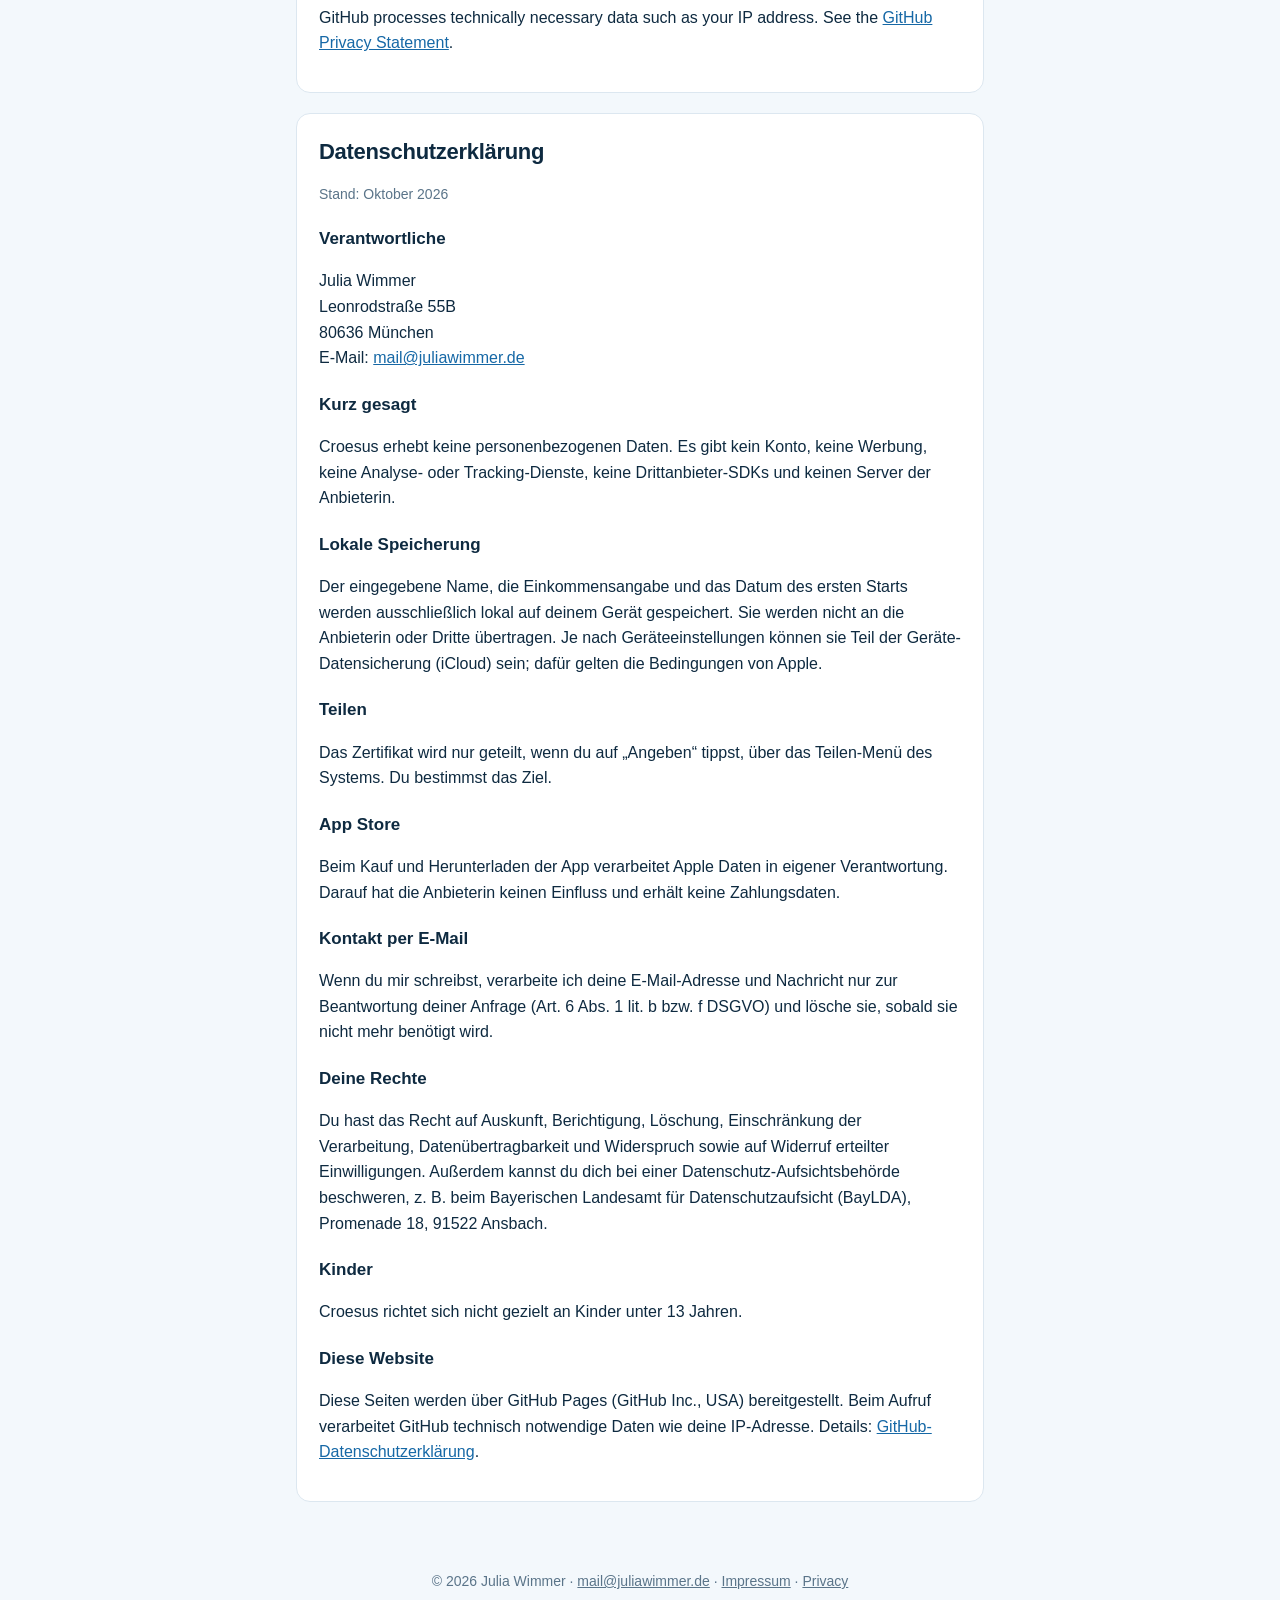
<file: docs/croesus/privacy.html>
<!DOCTYPE html>
<html lang="en">
<head>
<meta charset="utf-8">
<meta name="viewport" content="width=device-width,initial-scale=1">
<title>Croesus – Privacy / Datenschutz</title>
<link rel="icon" href="icon.png">
<link rel="stylesheet" href="../style.css">
</head>
<body>
<header>
  <img src="icon.png" alt="Croesus app icon">
  <h1>Croesus</h1>
  <p>Satire for the well-off · Reich wie Krösus</p>
  <nav><a href="index.html">Support</a><a href="privacy.html">Privacy / Datenschutz</a><a href="impressum.html">Legal notice / Impressum</a></nav>
</header>
<main>
<div class="lang"><a href="#en">English</a><a href="#de">Deutsch</a></div>
<section id="en">
<h2>Privacy Policy</h2>
<p class="muted">Last updated: October 2026</p>
<h3>Controller</h3>
<p>Julia Wimmer<br>Leonrodstraße 55B<br>80636 Munich, Germany<br>Email: <a href="mailto:mail@juliawimmer.de">mail@juliawimmer.de</a></p>
<h3>In short</h3>
<p>Croesus does not collect personal data. There is no account, no advertising, no analytics or tracking services, no third-party SDKs and no server operated by the developer.</p>
<h3>Local storage</h3>
<p>The name you enter, the income figure you set and the date of first launch are stored only locally on your device. They are not transmitted to the developer or any third party. Depending on your device settings they may be included in your device backup (iCloud), which is governed by Apple's terms.</p>
<h3>Sharing</h3>
<p>The certificate is shared only when you tap “Show off”, using the system share sheet. You choose where they go.</p>
<h3>App Store</h3>
<p>When you purchase and download the app, Apple processes data under its own responsibility. The developer has no influence on this and receives no payment data.</p>
<h3>Contact by email</h3>
<p>If you email me, I process your email address and message only to answer your request (Art. 6(1)(b) or (f) GDPR) and delete them once they are no longer needed.</p>
<h3>Your rights</h3>
<p>You have the right to access, rectification, erasure, restriction of processing, data portability and objection, and to withdraw any consent given. You may also lodge a complaint with a data protection supervisory authority, e.g. the Bavarian Data Protection Authority (BayLDA), Promenade 18, 91522 Ansbach, Germany.</p>
<h3>Children</h3>
<p>Croesus is not directed at children under 13.</p>
<h3>This website</h3>
<p>These pages are hosted on GitHub Pages (GitHub Inc., USA). When you visit them, GitHub processes technically necessary data such as your IP address. See the <a href="https://docs.github.com/en/site-policy/privacy-policies/github-general-privacy-statement">GitHub Privacy Statement</a>.</p>
</section>
<section id="de">
<h2>Datenschutzerklärung</h2>
<p class="muted">Stand: Oktober 2026</p>
<h3>Verantwortliche</h3>
<p>Julia Wimmer<br>Leonrodstraße 55B<br>80636 München<br>E-Mail: <a href="mailto:mail@juliawimmer.de">mail@juliawimmer.de</a></p>
<h3>Kurz gesagt</h3>
<p>Croesus erhebt keine personenbezogenen Daten. Es gibt kein Konto, keine Werbung, keine Analyse- oder Tracking-Dienste, keine Drittanbieter-SDKs und keinen Server der Anbieterin.</p>
<h3>Lokale Speicherung</h3>
<p>Der eingegebene Name, die Einkommensangabe und das Datum des ersten Starts werden ausschließlich lokal auf deinem Gerät gespeichert. Sie werden nicht an die Anbieterin oder Dritte übertragen. Je nach Geräteeinstellungen können sie Teil der Geräte-Datensicherung (iCloud) sein; dafür gelten die Bedingungen von Apple.</p>
<h3>Teilen</h3>
<p>Das Zertifikat wird nur geteilt, wenn du auf „Angeben“ tippst, über das Teilen-Menü des Systems. Du bestimmst das Ziel.</p>
<h3>App Store</h3>
<p>Beim Kauf und Herunterladen der App verarbeitet Apple Daten in eigener Verantwortung. Darauf hat die Anbieterin keinen Einfluss und erhält keine Zahlungsdaten.</p>
<h3>Kontakt per E-Mail</h3>
<p>Wenn du mir schreibst, verarbeite ich deine E-Mail-Adresse und Nachricht nur zur Beantwortung deiner Anfrage (Art. 6 Abs. 1 lit. b bzw. f DSGVO) und lösche sie, sobald sie nicht mehr benötigt wird.</p>
<h3>Deine Rechte</h3>
<p>Du hast das Recht auf Auskunft, Berichtigung, Löschung, Einschränkung der Verarbeitung, Datenübertragbarkeit und Widerspruch sowie auf Widerruf erteilter Einwilligungen. Außerdem kannst du dich bei einer Datenschutz-Aufsichtsbehörde beschweren, z. B. beim Bayerischen Landesamt für Datenschutzaufsicht (BayLDA), Promenade 18, 91522 Ansbach.</p>
<h3>Kinder</h3>
<p>Croesus richtet sich nicht gezielt an Kinder unter 13 Jahren.</p>
<h3>Diese Website</h3>
<p>Diese Seiten werden über GitHub Pages (GitHub Inc., USA) bereitgestellt. Beim Aufruf verarbeitet GitHub technisch notwendige Daten wie deine IP-Adresse. Details: <a href="https://docs.github.com/de/site-policy/privacy-policies/github-general-privacy-statement">GitHub-Datenschutzerklärung</a>.</p>
</section>
</main>
<footer>© 2026 Julia Wimmer · <a href="mailto:mail@juliawimmer.de">mail@juliawimmer.de</a> · <a href="impressum.html">Impressum</a> · <a href="privacy.html">Privacy</a></footer>
</body>
</html>
</file>
<file: docs/style.css>
:root{--bg:#F3F8FC;--card:#FFFFFF;--ink:#0E2A40;--muted:#5A7489;--accent:#1668A6;--line:#DCE7F0}
@media (prefers-color-scheme:dark){:root{--bg:#0B1B2A;--card:#12283D;--ink:#E8F1F8;--muted:#8AA6BD;--accent:#5DB2E3;--line:#1F3B55}}
*{box-sizing:border-box}
body{margin:0;background:var(--bg);color:var(--ink);font:16px/1.6 -apple-system,BlinkMacSystemFont,"Inter","Segoe UI",Roboto,sans-serif}
header{background:linear-gradient(180deg,#3FA9D8,#0F5A93);color:#fff;padding:40px 16px 32px;text-align:center}
header img{width:88px;height:88px;border-radius:20px;box-shadow:0 6px 20px rgba(0,0,0,.2)}
header h1{margin:12px 0 4px;font-size:28px;letter-spacing:-.4px}
header p{margin:0;opacity:.9}
nav{display:flex;gap:16px;justify-content:center;flex-wrap:wrap;margin-top:16px}
nav a{color:#fff;text-decoration:none;border-bottom:1px solid rgba(255,255,255,.5)}
main{max-width:720px;margin:0 auto;padding:24px 16px 48px}
section{background:var(--card);border:1px solid var(--line);border-radius:14px;padding:20px 22px;margin-bottom:20px}
h2{margin:0 0 8px;font-size:22px;letter-spacing:-.3px}
h3{margin:20px 0 4px;font-size:17px}
a{color:var(--accent)}
.muted{color:var(--muted);font-size:14px}
.lang{display:flex;gap:10px;justify-content:center;margin:0 0 20px}
.lang a{padding:6px 14px;border:1px solid var(--line);border-radius:999px;text-decoration:none;background:var(--card)}
footer{text-align:center;color:var(--muted);font-size:14px;padding:0 16px 32px}
footer a{color:var(--muted)}
</file>
